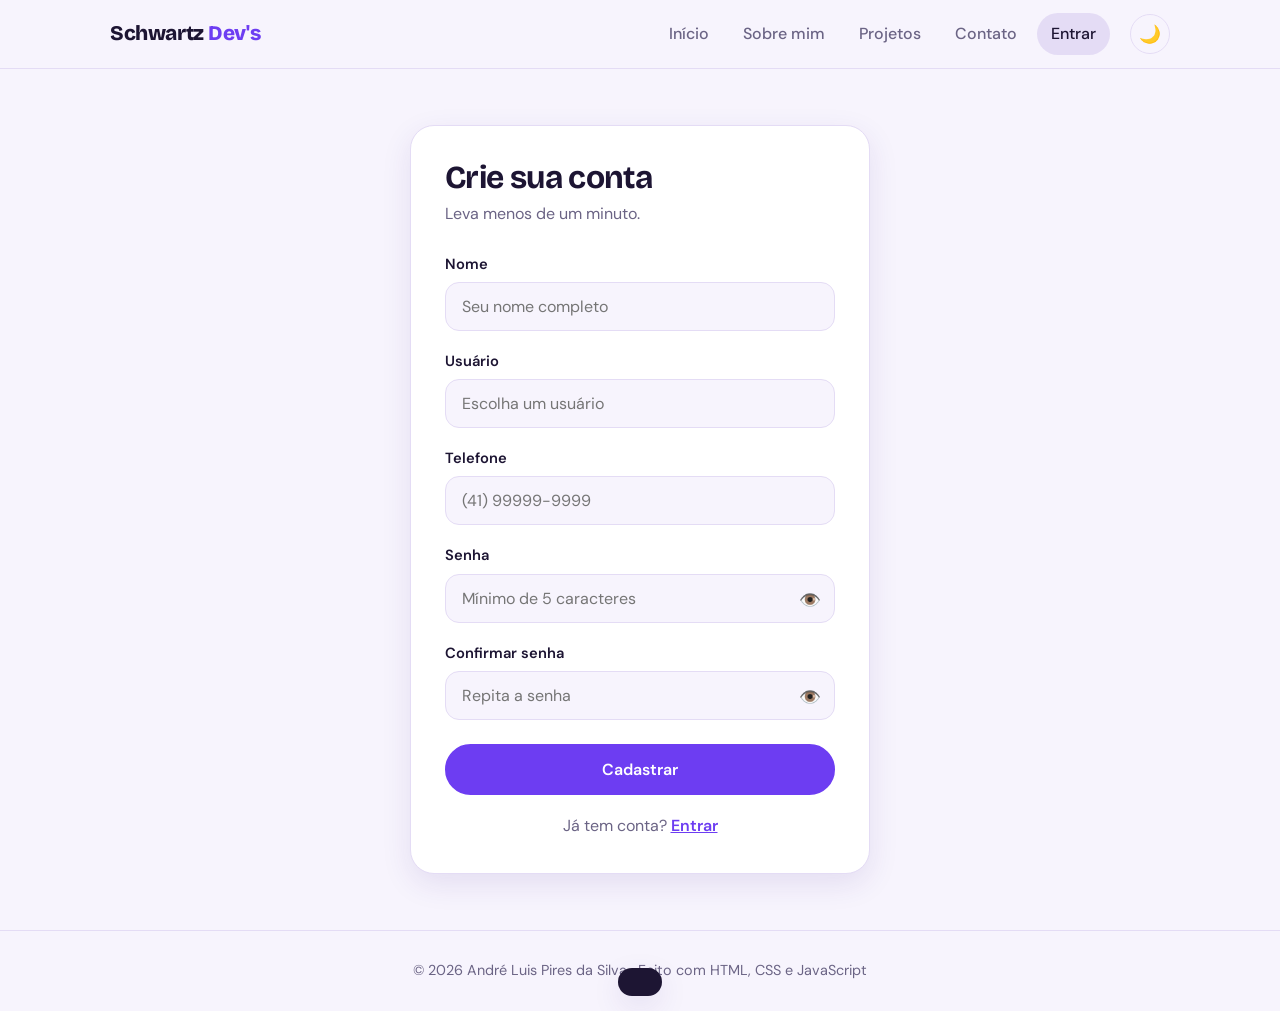
<file: Cadastrar.html>
<!DOCTYPE html>
<html lang="pt-br">
<head>
<meta charset="UTF-8">
<meta name="viewport" content="width=device-width, initial-scale=1.0">
<title>Cadastro | Schwartz Dev's</title>
<meta name="description" content="Crie sua conta de visitante">
<link rel="preconnect" href="https://fonts.googleapis.com"><link rel="preconnect" href="https://fonts.gstatic.com" crossorigin>
<link href="https://fonts.googleapis.com/css2?family=Bricolage+Grotesque:wght@600;800&family=DM+Sans:wght@400;500;700&display=swap" rel="stylesheet">
<link rel="stylesheet" href="style.css">
</head>
<body>
<nav class="nav"><div class="nav-in">
<a class="logo" href="index.html">Schwartz<span> Dev's</span></a>
<div class="links" id="links"><a href="index.html">Início</a><a href="Sobre.html">Sobre mim</a><a href="Portfólio.html">Projetos</a><a href="Contato.html">Contato</a><a class="entrar" href="Login.html" aria-current="page">Entrar</a></div>
<button class="icon-btn" id="tema" aria-label="Alternar tema claro/escuro"></button>
<button class="icon-btn burger" id="burger" aria-label="Abrir menu" aria-expanded="false">☰</button>
</div></nav>
<main class="center-page">
<div class="form-card">
<h1>Crie sua conta</h1>
<p class="sub">Leva menos de um minuto.</p>
<form data-msg="Cadastro apenas ilustrativo: nenhum dado foi salvo 🙂">
<div class="field"><label for="no">Nome</label><input id="no" type="text" placeholder="Seu nome completo" minlength="5" maxlength="50" required></div>
<div class="field"><label for="us">Usuário</label><input id="us" type="text" placeholder="Escolha um usuário" minlength="5" maxlength="50" required></div>
<div class="field"><label for="te">Telefone</label><input id="te" type="tel" placeholder="(41) 99999-9999" maxlength="20"></div>
<div class="field"><label for="se">Senha</label><input id="se" type="password" placeholder="Mínimo de 5 caracteres" minlength="5" maxlength="50" required><button type="button" class="eye" aria-label="Mostrar senha">👁️</button></div>
<div class="field"><label for="co">Confirmar senha</label><input id="co" type="password" placeholder="Repita a senha" minlength="5" maxlength="50" required><button type="button" class="eye" aria-label="Mostrar senha">👁️</button></div>
<button class="btn" type="submit">Cadastrar</button>
</form>
<p class="alt">Já tem conta? <a href="Login.html">Entrar</a></p>
</div>
</main>
<footer>© 2026 André Luis Pires da Silva · Feito com HTML, CSS e JavaScript</footer>
<div class="toast" id="toast" role="status"></div>
<script src="script.js"></script>
</body>
</html>
</file>
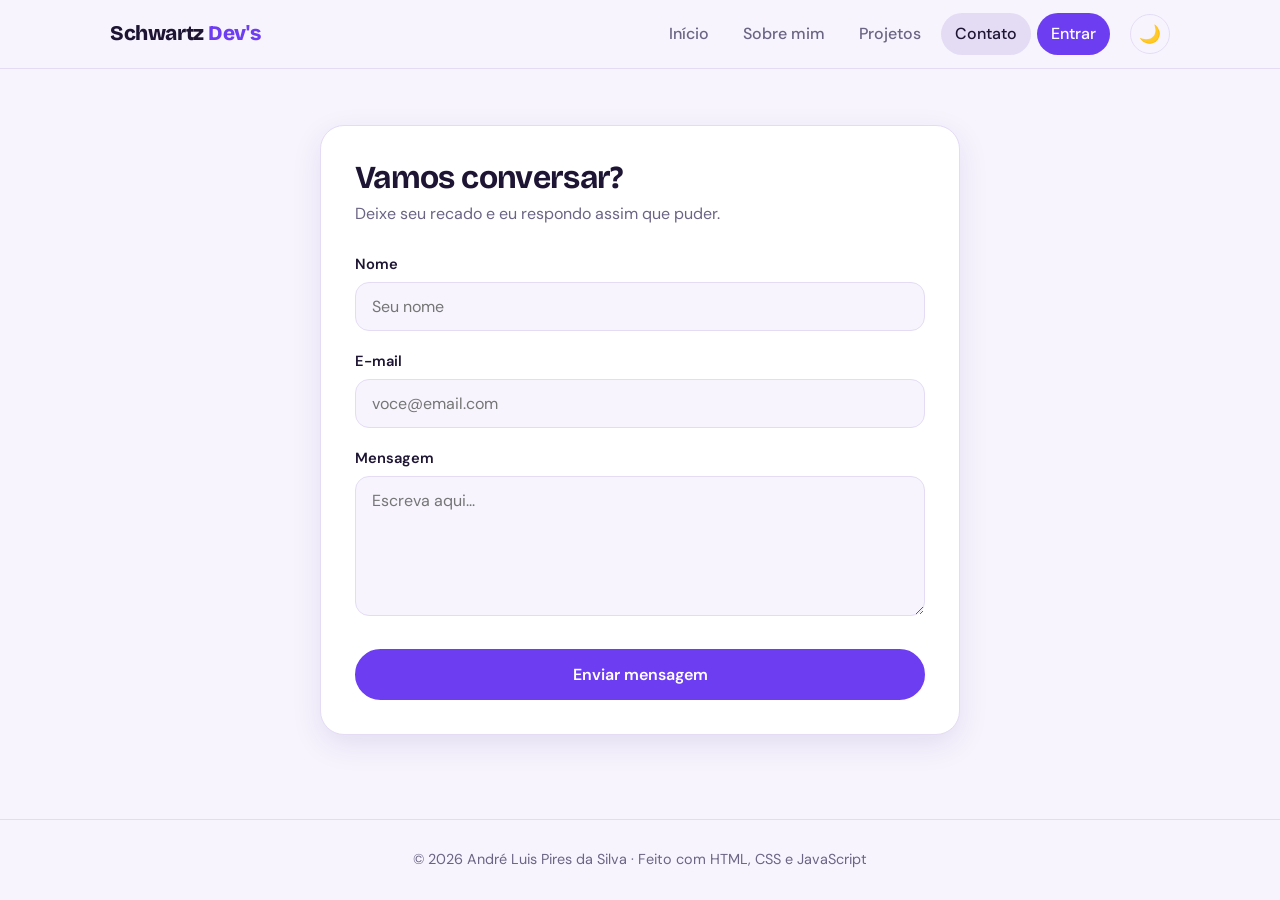
<file: Contato.html>
<!DOCTYPE html>
<html lang="pt-br">
<head>
<meta charset="UTF-8">
<meta name="viewport" content="width=device-width, initial-scale=1.0">
<title>Contato | Schwartz Dev's</title>
<meta name="description" content="Fale com André Luis">
<link rel="preconnect" href="https://fonts.googleapis.com"><link rel="preconnect" href="https://fonts.gstatic.com" crossorigin>
<link href="https://fonts.googleapis.com/css2?family=Bricolage+Grotesque:wght@600;800&family=DM+Sans:wght@400;500;700&display=swap" rel="stylesheet">
<link rel="stylesheet" href="style.css">
</head>
<body>
<nav class="nav"><div class="nav-in">
<a class="logo" href="index.html">Schwartz<span> Dev's</span></a>
<div class="links" id="links"><a href="index.html">Início</a><a href="Sobre.html">Sobre mim</a><a href="Portfólio.html">Projetos</a><a href="Contato.html" aria-current="page">Contato</a><a class="entrar" href="Login.html">Entrar</a></div>
<button class="icon-btn" id="tema" aria-label="Alternar tema claro/escuro"></button>
<button class="icon-btn burger" id="burger" aria-label="Abrir menu" aria-expanded="false">☰</button>
</div></nav>
<main>
<div class="form-card wide">
<h1>Vamos conversar?</h1>
<p class="sub">Deixe seu recado e eu respondo assim que puder.</p>
<form data-msg="Mensagem enviada! (apenas visual por enquanto)">
<div class="field"><label for="n">Nome</label><input id="n" type="text" placeholder="Seu nome" minlength="3" maxlength="25" required></div>
<div class="field"><label for="e">E-mail</label><input id="e" type="email" placeholder="voce@email.com" maxlength="40" required></div>
<div class="field"><label for="m">Mensagem</label><textarea id="m" placeholder="Escreva aqui..." required></textarea></div>
<button class="btn" type="submit">Enviar mensagem</button>
</form></div>
</main>
<footer>© 2026 André Luis Pires da Silva · Feito com HTML, CSS e JavaScript</footer>
<div class="toast" id="toast" role="status"></div>
<script src="script.js"></script>
</body>
</html>
</file>
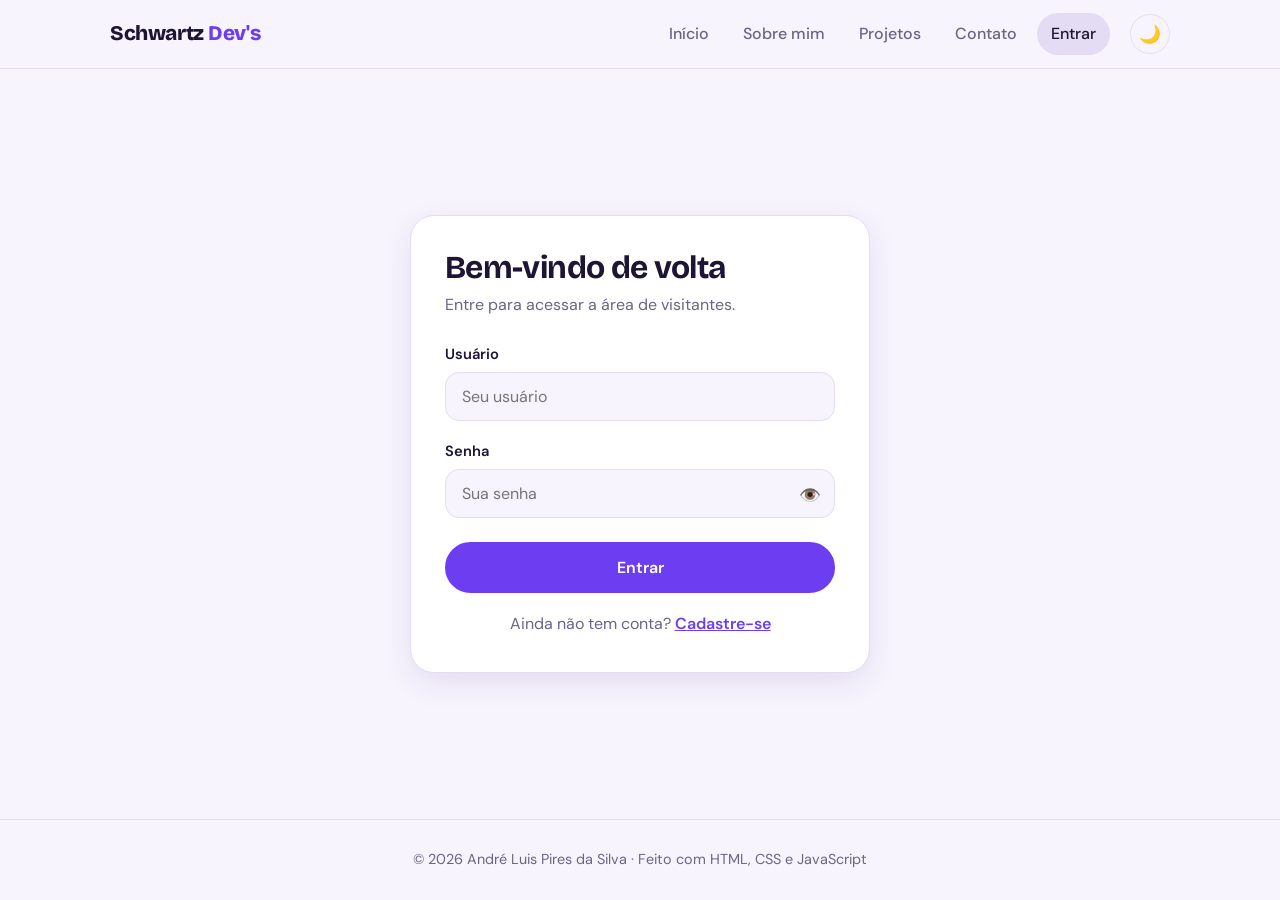
<file: Login.html>
<!DOCTYPE html>
<html lang="pt-br">
<head>
<meta charset="UTF-8">
<meta name="viewport" content="width=device-width, initial-scale=1.0">
<title>Entrar | Schwartz Dev's</title>
<meta name="description" content="Entre na sua conta">
<link rel="preconnect" href="https://fonts.googleapis.com"><link rel="preconnect" href="https://fonts.gstatic.com" crossorigin>
<link href="https://fonts.googleapis.com/css2?family=Bricolage+Grotesque:wght@600;800&family=DM+Sans:wght@400;500;700&display=swap" rel="stylesheet">
<link rel="stylesheet" href="style.css">
</head>
<body>
<nav class="nav"><div class="nav-in">
<a class="logo" href="index.html">Schwartz<span> Dev's</span></a>
<div class="links" id="links"><a href="index.html">Início</a><a href="Sobre.html">Sobre mim</a><a href="Portfólio.html">Projetos</a><a href="Contato.html">Contato</a><a class="entrar" href="Login.html" aria-current="page">Entrar</a></div>
<button class="icon-btn" id="tema" aria-label="Alternar tema claro/escuro"></button>
<button class="icon-btn burger" id="burger" aria-label="Abrir menu" aria-expanded="false">☰</button>
</div></nav>
<main class="center-page">
<div class="form-card">
<h1>Bem-vindo de volta</h1>
<p class="sub">Entre para acessar a área de visitantes.</p>
<form data-msg="Login apenas ilustrativo: a área restrita ainda não existe 🙂">
<div class="field"><label for="u">Usuário</label><input id="u" type="text" placeholder="Seu usuário" minlength="5" maxlength="50" required></div>
<div class="field"><label for="s">Senha</label><input id="s" type="password" placeholder="Sua senha" minlength="5" maxlength="50" required><button type="button" class="eye" aria-label="Mostrar senha">👁️</button></div>
<button class="btn" type="submit">Entrar</button>
</form>
<p class="alt">Ainda não tem conta? <a href="Cadastrar.html">Cadastre-se</a></p>
</div>
</main>
<footer>© 2026 André Luis Pires da Silva · Feito com HTML, CSS e JavaScript</footer>
<div class="toast" id="toast" role="status"></div>
<script src="script.js"></script>
</body>
</html>
</file>
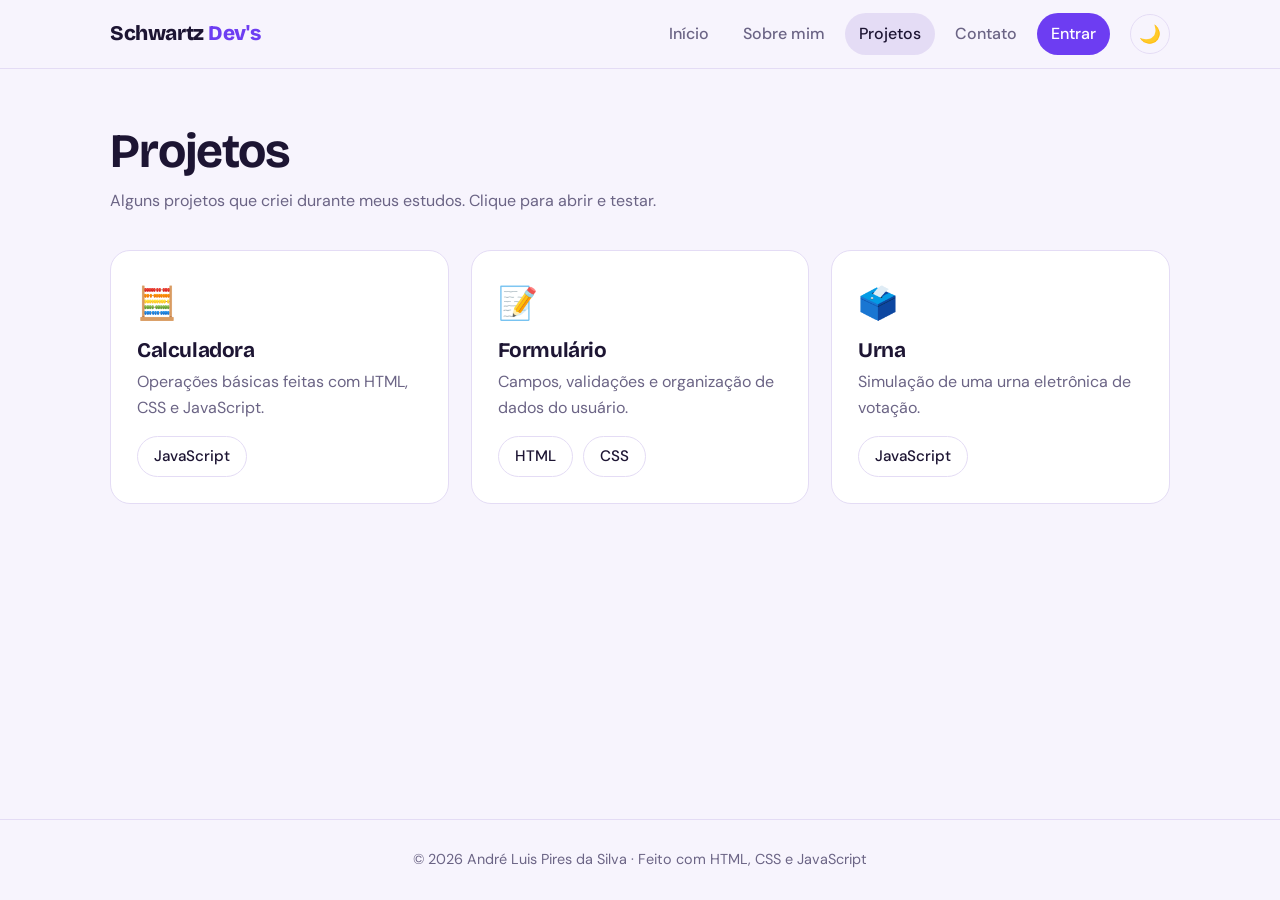
<file: Portfólio.html>
<!DOCTYPE html>
<html lang="pt-br">
<head>
<meta charset="UTF-8">
<meta name="viewport" content="width=device-width, initial-scale=1.0">
<title>Projetos | Schwartz Dev's</title>
<meta name="description" content="Projetos de André Luis">
<link rel="preconnect" href="https://fonts.googleapis.com"><link rel="preconnect" href="https://fonts.gstatic.com" crossorigin>
<link href="https://fonts.googleapis.com/css2?family=Bricolage+Grotesque:wght@600;800&family=DM+Sans:wght@400;500;700&display=swap" rel="stylesheet">
<link rel="stylesheet" href="style.css">
</head>
<body>
<nav class="nav"><div class="nav-in">
<a class="logo" href="index.html">Schwartz<span> Dev's</span></a>
<div class="links" id="links"><a href="index.html">Início</a><a href="Sobre.html">Sobre mim</a><a href="Portfólio.html" aria-current="page">Projetos</a><a href="Contato.html">Contato</a><a class="entrar" href="Login.html">Entrar</a></div>
<button class="icon-btn" id="tema" aria-label="Alternar tema claro/escuro"></button>
<button class="icon-btn burger" id="burger" aria-label="Abrir menu" aria-expanded="false">☰</button>
</div></nav>
<main>
<h1 class="title">Projetos</h1>
<p class="sub">Alguns projetos que criei durante meus estudos. Clique para abrir e testar.</p>
<div class="grid">
<a class="card reveal" target="_blank" rel="noopener" href="https://andre777-hub.github.io/Front-End/calculadora/calculadora.html" style="text-decoration:none"><div class="emoji">🧮</div><h3>Calculadora</h3><p>Operações básicas feitas com HTML, CSS e JavaScript.</p><div class="chips"><span class="chip">JavaScript</span></div></a>
<a class="card reveal" target="_blank" rel="noopener" href="https://andre777-hub.github.io/Front-End/codigos.html" style="text-decoration:none"><div class="emoji">📝</div><h3>Formulário</h3><p>Campos, validações e organização de dados do usuário.</p><div class="chips"><span class="chip">HTML</span><span class="chip">CSS</span></div></a>
<a class="card reveal" target="_blank" rel="noopener" href="https://andre777-hub.github.io/Front-End/elei%C3%A7%C3%A3o/urna.html" style="text-decoration:none"><div class="emoji">🗳️</div><h3>Urna</h3><p>Simulação de uma urna eletrônica de votação.</p><div class="chips"><span class="chip">JavaScript</span></div></a>
</div>
</main>
<footer>© 2026 André Luis Pires da Silva · Feito com HTML, CSS e JavaScript</footer>
<div class="toast" id="toast" role="status"></div>
<script src="script.js"></script>
</body>
</html>
</file>
<file: style.css>
:root{--bg:#f7f4fd;--surface:#fff;--ink:#1d1533;--muted:#6b6485;--line:#e4dcf5;--brand:#6d3df2;--brand2:#a58bff;--warm:#ffc857;--shadow:0 10px 30px rgba(60,30,140,.10)}
:root[data-theme="dark"]{--bg:#150f27;--surface:#1f1738;--ink:#f1ecff;--muted:#a79fc4;--line:#322856;--brand:#9a78ff;--brand2:#6d3df2;--shadow:0 10px 30px rgba(0,0,0,.35)}
*{box-sizing:border-box;margin:0}
html{scroll-behavior:smooth}
body{font-family:"DM Sans",system-ui,sans-serif;background:var(--bg);color:var(--ink);line-height:1.65;min-height:100vh;display:flex;flex-direction:column;transition:background .3s,color .3s}
h1,h2,h3,.logo{font-family:"Bricolage Grotesque","DM Sans",system-ui,sans-serif;line-height:1.1;letter-spacing:-.02em}
a{color:inherit}
:focus-visible{outline:3px solid var(--warm);outline-offset:3px;border-radius:6px}
main{flex:1;width:min(1060px,92%);margin:0 auto;padding:56px 0}
/* nav */
.nav{position:sticky;top:0;z-index:10;background:color-mix(in srgb,var(--bg) 85%,transparent);backdrop-filter:blur(10px);border-bottom:1px solid var(--line)}
.nav-in{width:min(1060px,92%);margin:0 auto;display:flex;align-items:center;gap:20px;height:68px}
.logo{font-weight:800;font-size:1.3rem;text-decoration:none;margin-right:auto}
.logo span{color:var(--brand)}
.links{display:flex;gap:6px;align-items:center}
.links a{text-decoration:none;padding:8px 14px;border-radius:99px;font-weight:500;color:var(--muted);transition:.2s}
.links a:hover{color:var(--ink);background:var(--line)}
.links a[aria-current="page"]{color:var(--ink);background:var(--line)}
.links .entrar{background:var(--brand);color:#fff}
.links .entrar:hover{background:var(--brand2);color:#fff}
.icon-btn{background:none;border:1px solid var(--line);color:var(--ink);width:40px;height:40px;border-radius:50%;cursor:pointer;font-size:1.1rem}
.icon-btn:hover{background:var(--line)}
.burger{display:none}
@media(max-width:760px){.burger{display:block}
.links{position:absolute;top:68px;left:0;right:0;flex-direction:column;align-items:stretch;background:var(--bg);padding:12px 4%;border-bottom:1px solid var(--line);display:none}
.links.open{display:flex}.links a{padding:12px 14px}}
/* buttons */
.btn{display:inline-block;text-decoration:none;font:600 1rem "DM Sans",sans-serif;padding:13px 26px;border-radius:99px;border:2px solid var(--brand);background:var(--brand);color:#fff;cursor:pointer;transition:.2s}
.btn:hover{transform:translateY(-2px);box-shadow:var(--shadow)}
.btn.ghost{background:transparent;color:var(--ink);border-color:var(--line)}
.btn.ghost:hover{border-color:var(--brand)}
.row{display:flex;gap:12px;flex-wrap:wrap}
/* hero */
.hero{display:grid;grid-template-columns:1.2fr .8fr;gap:48px;align-items:center;min-height:62vh}
.hero h1{font-size:clamp(2.6rem,7vw,4.6rem);margin-bottom:18px}
.hero p.lead{font-size:1.2rem;color:var(--muted);max-width:46ch;margin-bottom:28px}
.type{color:var(--brand);font-weight:700}
.cursor{display:inline-block;width:3px;height:1em;background:var(--brand);margin-left:3px;vertical-align:-.12em;animation:blink 1s steps(1) infinite}
@keyframes blink{50%{opacity:0}}
.photo{position:relative;justify-self:center;width:min(340px,80%)}
.photo img{width:100%;aspect-ratio:1;object-fit:cover;border-radius:42% 58% 55% 45%/50% 42% 58% 50%;border:4px solid var(--surface);box-shadow:var(--shadow);animation:morph 9s ease-in-out infinite;position:relative;z-index:1}
.photo::before{content:"";position:absolute;inset:-14px -14px 14px 14px;background:linear-gradient(135deg,var(--brand),var(--warm));border-radius:50%;opacity:.35;filter:blur(2px);animation:morph 9s ease-in-out infinite reverse}
@keyframes morph{50%{border-radius:58% 42% 40% 60%/45% 58% 42% 55%}}
@media(max-width:760px){.hero{grid-template-columns:1fr;text-align:center}.hero p.lead{margin-inline:auto}.row{justify-content:center}.photo{order:-1;width:55%}}
/* sections */
.title{font-size:clamp(2rem,5vw,3rem);margin-bottom:10px}
.sub{color:var(--muted);margin-bottom:36px;max-width:55ch}
.grid{display:grid;grid-template-columns:repeat(auto-fit,minmax(250px,1fr));gap:22px}
.card{background:var(--surface);border:1px solid var(--line);border-radius:20px;padding:26px;transition:.25s}
.card:hover{transform:translateY(-4px);box-shadow:var(--shadow);border-color:var(--brand2)}
.card h3{font-size:1.3rem;margin:10px 0 6px}
.card p{color:var(--muted)}
.emoji{font-size:2rem}
.chips{display:flex;flex-wrap:wrap;gap:10px;margin-top:14px}
.chip{padding:7px 16px;border-radius:99px;background:var(--surface);border:1px solid var(--line);font-weight:500;font-size:.95rem}
.chip:hover{background:var(--brand);color:#fff;border-color:var(--brand)}
.about{display:grid;grid-template-columns:.8fr 1.2fr;gap:48px;align-items:start}
.about .photo{width:min(320px,100%);position:sticky;top:100px}
.about p{margin-bottom:16px;max-width:62ch}
.facts{display:grid;grid-template-columns:repeat(3,1fr);gap:14px;margin:24px 0}
.facts div{background:var(--surface);border:1px solid var(--line);border-radius:16px;padding:16px;text-align:center}
.facts b{display:block;font:800 1.6rem "Bricolage Grotesque",sans-serif;color:var(--brand)}
.facts span{font-size:.85rem;color:var(--muted)}
@media(max-width:760px){.about{grid-template-columns:1fr}.about .photo{position:static;margin:auto}}
/* forms */
.form-card{background:var(--surface);border:1px solid var(--line);border-radius:24px;padding:34px;box-shadow:var(--shadow);width:min(460px,100%);margin:0 auto}
.form-card.wide{width:min(640px,100%)}
.form-card h1{font-size:2rem;margin-bottom:6px}
.form-card .sub{margin-bottom:24px}
.field{margin-bottom:18px;position:relative}
label{display:block;font-weight:600;font-size:.92rem;margin-bottom:6px}
input,textarea{width:100%;font:1rem "DM Sans",sans-serif;padding:13px 16px;border-radius:14px;border:1.5px solid var(--line);background:var(--bg);color:var(--ink);transition:.2s}
input:focus,textarea:focus{outline:none;border-color:var(--brand);box-shadow:0 0 0 4px color-mix(in srgb,var(--brand) 20%,transparent)}
textarea{min-height:140px;resize:vertical}
.eye{position:absolute;right:8px;bottom:6px;background:none;border:0;cursor:pointer;font-size:1.1rem;padding:6px}
.form-card .btn{width:100%;margin-top:6px}
.alt{text-align:center;margin-top:18px;color:var(--muted)}
.alt a{color:var(--brand);font-weight:600}
.center-page{display:grid;place-items:center}
/* toast + footer */
.toast{position:fixed;bottom:24px;left:50%;transform:translate(-50%,120px);background:var(--ink);color:var(--bg);padding:14px 22px;border-radius:14px;box-shadow:var(--shadow);transition:transform .35s;z-index:20;max-width:90%}
.toast.show{transform:translate(-50%,0)}
footer{text-align:center;color:var(--muted);padding:28px 4%;border-top:1px solid var(--line);font-size:.9rem}
.reveal{opacity:0;transform:translateY(18px);transition:.6s}
.reveal.in{opacity:1;transform:none}
@media(prefers-reduced-motion:reduce){*{animation:none!important;transition:none!important}.reveal{opacity:1;transform:none}}
</file>
